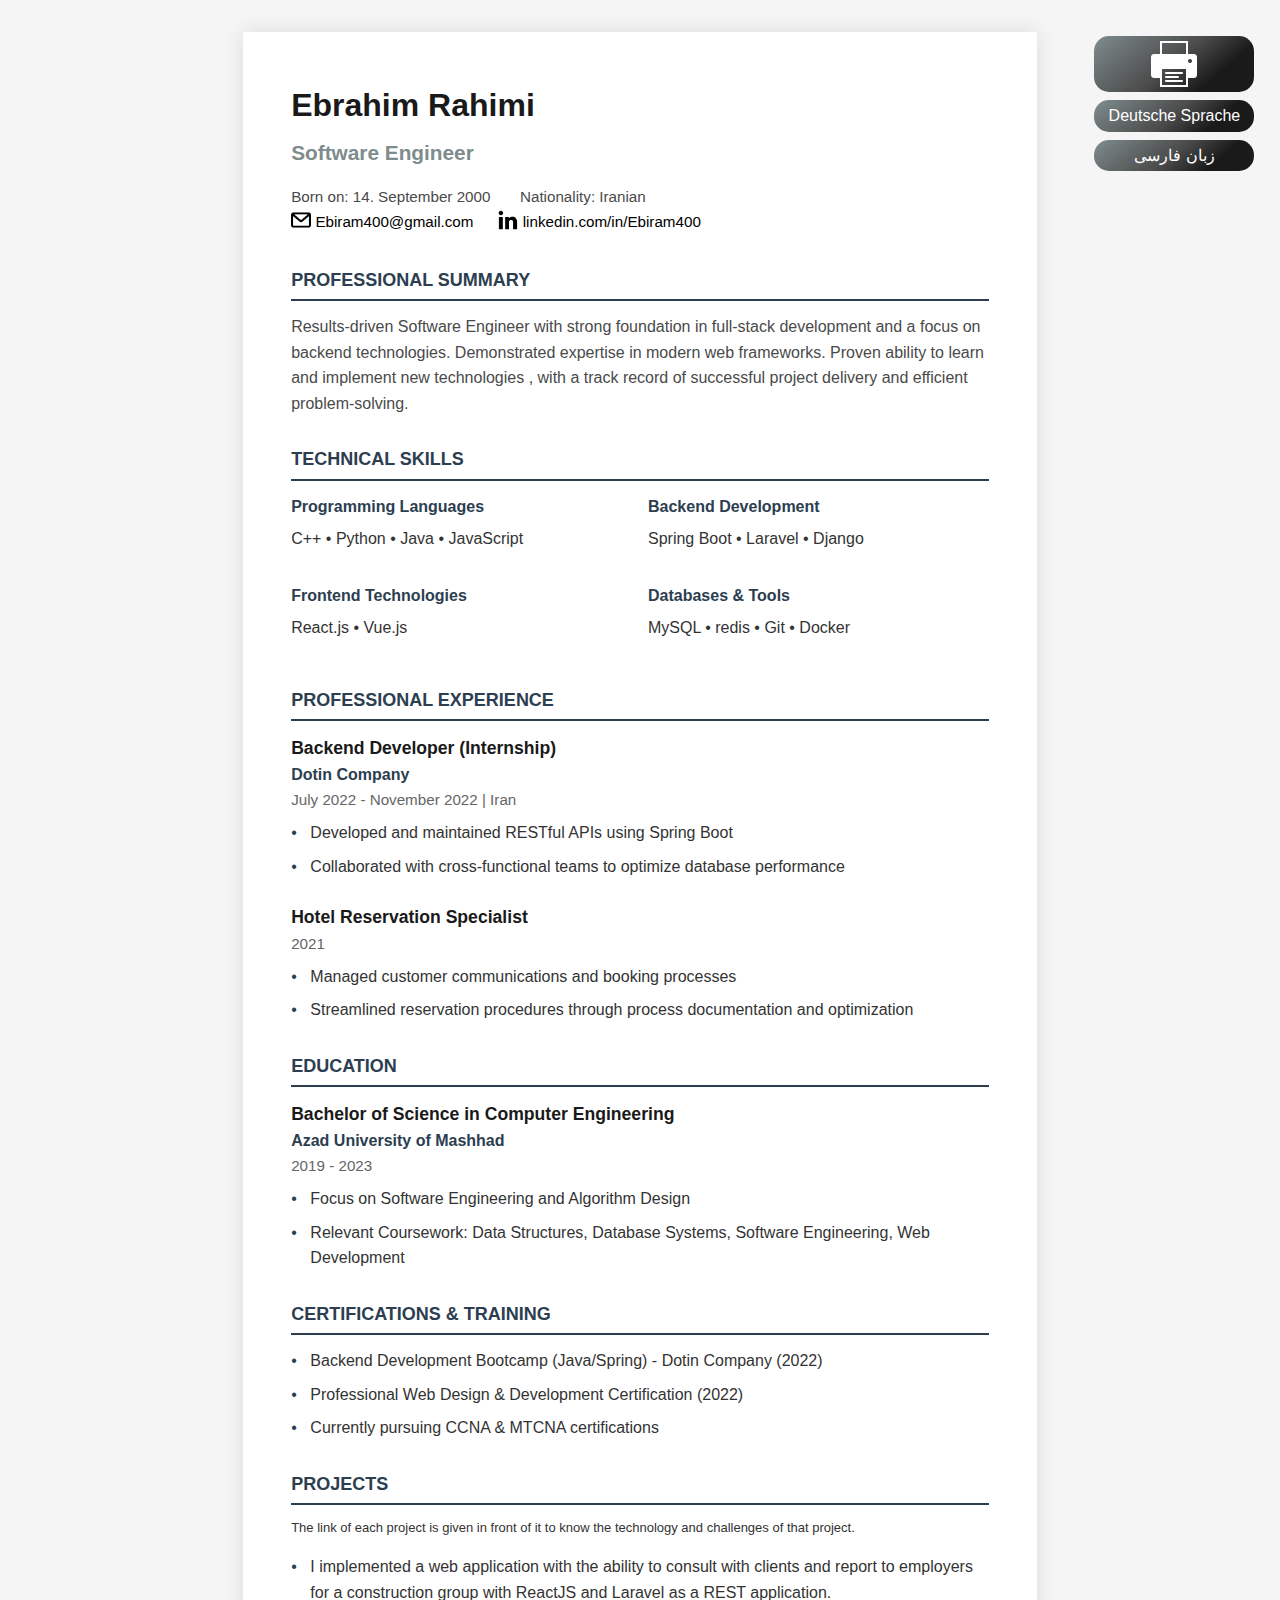
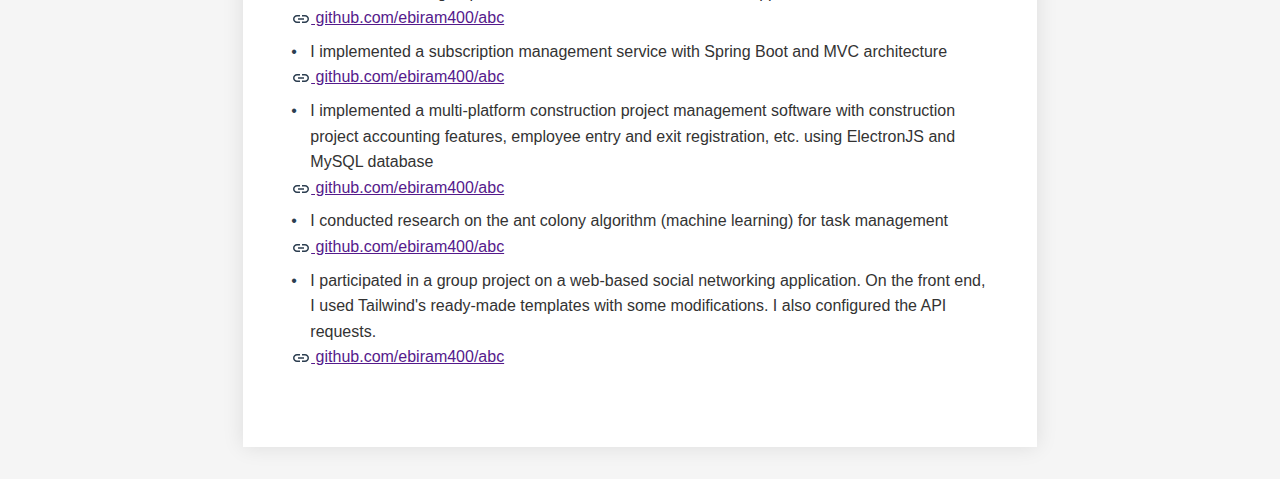
<file: index.html>
<!DOCTYPE html>
<html lang="en">
	<head>
		<meta charset="UTF-8">
		<meta name="viewport" content="width=device-width, initial-scale=1.0">
		<link rel="icon" href="./img/logo.jpg">
		<link rel="stylesheet" href="./css/resume-en.css">
		<link rel="stylesheet" href="./css/buttons.css">
		<title>Ebrahim Rahimi - Software Engineer</title>
	</head>
	<body>
		<div class="buttons">
			<div class="button" id="print"><img class="print" src="./img/print.png" alt="print resume"></div>
			<div class="button" id="de"><span class="large">Deutsche Sprache</span><span class="small">DE</span></div>
			<div class="button" id="fa"><span class="large">زبان فارسی</span><span class="small">fa</span></div>
		</div>
		<div class="container">
			<header class="header">
				<h1 class="name">Ebrahim Rahimi</h1>
				<h2 class="title">Software Engineer</h2>
				<div class="contact-info">
                    <p>Born on: 14. September 2000 &nbsp;&nbsp;&nbsp;&nbsp;&nbsp; <span>Nationality: Iranian</span></p>
                    <div style="display:flex; flex-wrap:wrap; column-gap:25px;">
                        <div>
							<img style="vertical-align:top;" src="./img/mail.png" width="20px" height="20px">
							<a href="mailto:Ebiram400@gmail.com" style="text-decoration:none; color:black;">Ebiram400@gmail.com</a>
						</div>
						<div>
							<img style="vertical-align:top;" src="./img/in.png" width="20px" height="20px">
							<a href="https://linkedin.com/in/Ebiram400" style="text-decoration:none; color:black;">linkedin.com/in/Ebiram400</a>
						</div>
                    </div>
                </div>
			</header>

			<section class="section">
				<h3 class="section-title">Professional Summary</h3>
				<p class="professional-summary">
					Results-driven Software Engineer with strong foundation in full-stack development and a focus on backend technologies. Demonstrated expertise in modern web frameworks. 
                    Proven ability to learn and implement new technologies , with a track record of successful project delivery and efficient problem-solving.
				</p>
			</section>

			<section class="section">
				<h3 class="section-title">Technical Skills</h3>
				<div class="skills-grid">
					<div class="skill-category">
						<h4>Programming Languages</h4>
						<div class="skill-list">
							C++ • Python • Java • JavaScript
						</div>
					</div>
					<div class="skill-category">
						<h4>Backend Development</h4>
						<div class="skill-list">
							Spring Boot • Laravel • Django
						</div>
					</div>
					<div class="skill-category">
						<h4>Frontend Technologies</h4>
						<div class="skill-list">
							React.js • Vue.js
						</div>
					</div>
					<div class="skill-category">
						<h4>Databases & Tools</h4>
						<div class="skill-list">
							MySQL • redis • Git • Docker
						</div>
					</div>
				</div>
			</section>

			<section class="section">
				<h3 class="section-title">Professional Experience</h3>
				<div class="experience-item">
					<div class="experience-header">
						<div class="job-title">Backend Developer (Internship)</div>
						<div class="company-name">Dotin Company</div>
						<div class="date-location">July 2022 - November 2022 | Iran</div>
					</div>
					<ul>
						<li>Developed and maintained RESTful APIs using Spring Boot</li>
						<li>Collaborated with cross-functional teams to optimize database performance</li>
					</ul>
				</div>

				<div class="experience-item">
					<div class="experience-header">
						<div class="job-title">Hotel Reservation Specialist</div>
						<div class="date-location">2021</div>
					</div>
					<ul>
						<li>Managed customer communications and booking processes</li>
						<li>Streamlined reservation procedures through process documentation and optimization</li>
					</ul>
				</div>
			</section>

			<section class="section">
				<h3 class="section-title">Education</h3>
				<div class="experience-item">
					<div class="experience-header">
						<div class="job-title">Bachelor of Science in Computer Engineering</div>
						<div class="company-name">Azad University of Mashhad</div>
						<div class="date-location">2019 - 2023</div>
					</div>
					<ul>
						<li>Focus on Software Engineering and Algorithm Design</li>
						<li>Relevant Coursework: Data Structures, Database Systems, Software Engineering, Web Development</li>
					</ul>
				</div>
			</section>

			<section class="section">
				<h3 class="section-title">Certifications & Training</h3>
				<ul>
					<li>Backend Development Bootcamp (Java/Spring) - Dotin Company (2022)</li>
					<li>Professional Web Design & Development Certification (2022)</li>
					<li>Currently pursuing CCNA & MTCNA certifications</li>
				</ul>
			</section>

			<section class="section">
				<h3 class="section-title">Projects</h3>
				<div class="experience-item">
					<div style="font-size:small; margin-bottom:15px;">The link of each project is given in front of it to know the technology and challenges of that project.</div>
					<ul>
						<li>I implemented a web application with the ability to consult with clients and report to employers for a construction group with ReactJS and Laravel as a REST application.</li> <a href="" ><img src="./img/link.svg" style="vertical-align: middle;"> github.com/ebiram400/abc </a>
						<li>I implemented a subscription management service with Spring Boot and MVC architecture</li><a href="" ><img src="./img/link.svg" style="vertical-align: middle;"> github.com/ebiram400/abc </a>
						<li>I implemented a multi-platform construction project management software with construction project accounting features, employee entry and exit registration, etc. using ElectronJS and MySQL database</li><a href="" ><img src="./img/link.svg" style="vertical-align: middle;"> github.com/ebiram400/abc </a>
						<li>I conducted research on the ant colony algorithm (machine learning) for task management</li><a href="" ><img src="./img/link.svg" style="vertical-align: middle;"> github.com/ebiram400/abc </a>
						<li>I participated in a group project on a web-based social networking application. On the front end, I used Tailwind's ready-made templates with some modifications. I also configured the API requests.</li><a href="" ><img src="./img/link.svg" style="vertical-align: middle;"> github.com/ebiram400/abc </a>
					</ul>
				</div>
			</section>
		</div>
		<script src="./js/buttons.js"></script>
	</body>
</html>
</file>
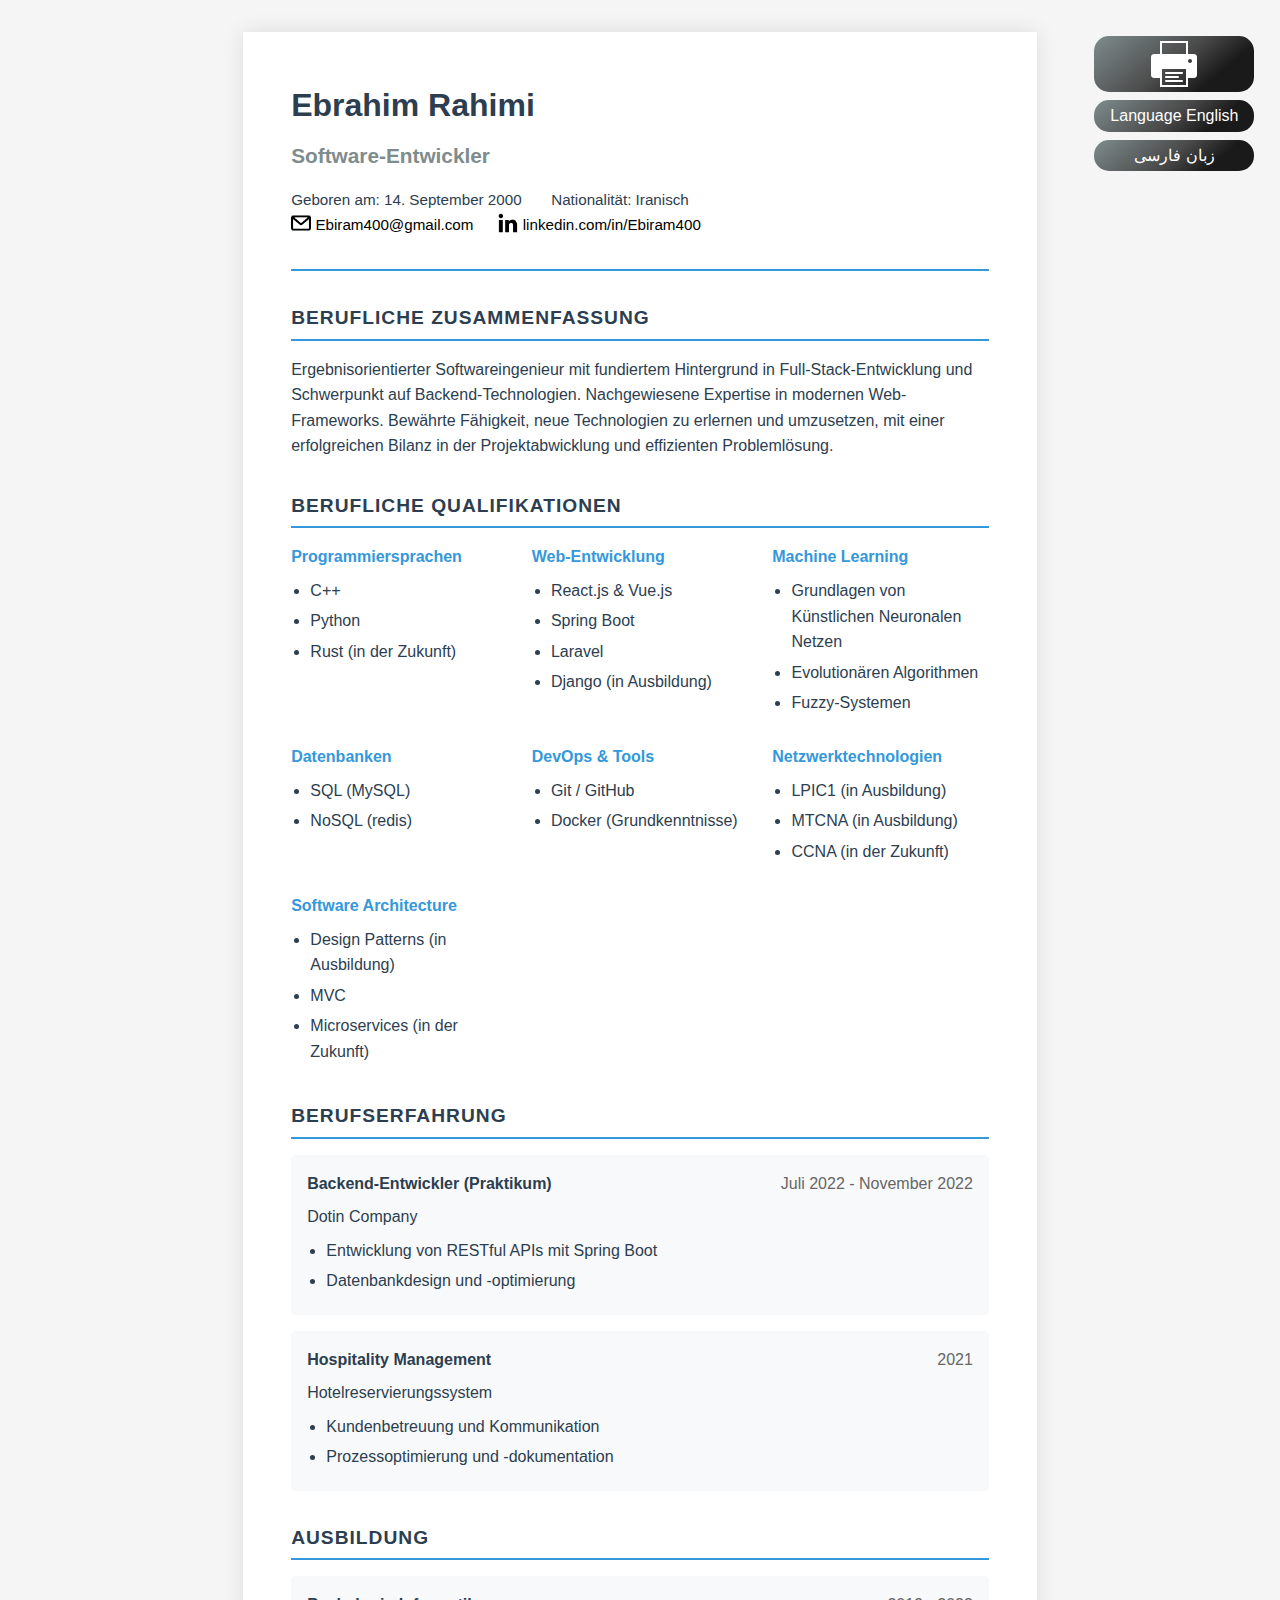
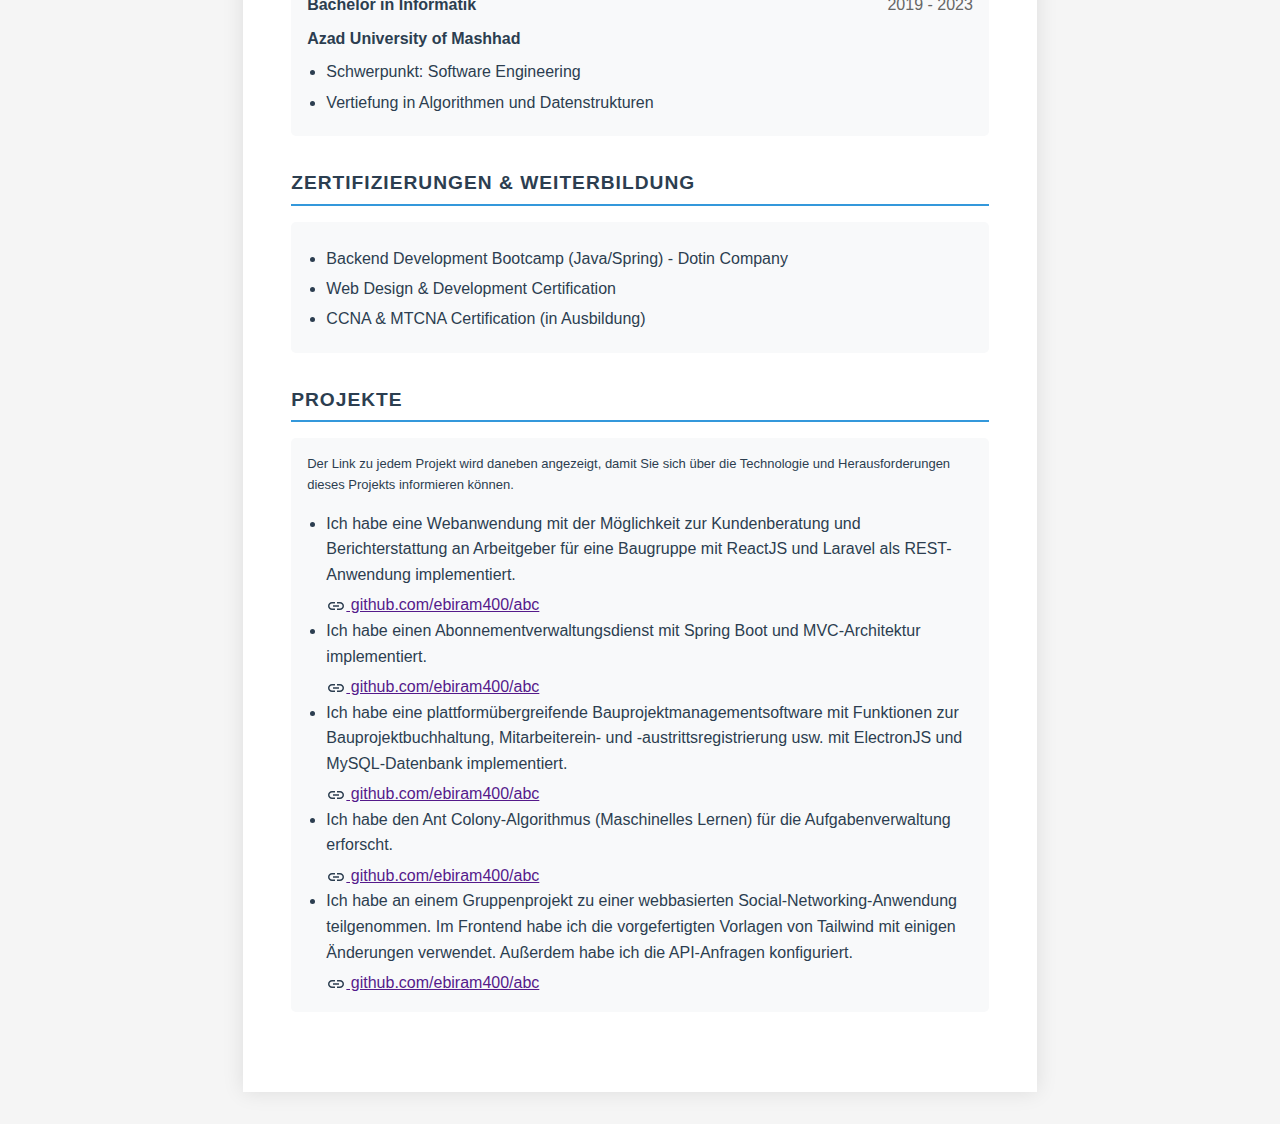
<file: resume-de.html>
<!-- German Resume - Follows formal German CV standards -->
<!DOCTYPE html>
<html lang="de">
<head>
    <meta charset="UTF-8">
    <meta name="viewport" content="width=device-width, initial-scale=1.0">
    <link rel="icon" href="./img/logo.jpg">
    <link rel="stylesheet" href="./css/resume-de.css">
    <link rel="stylesheet" href="./css/buttons.css">
    <title>Lebenslauf - Ebrahim Rahimi</title>
</head>
<body>
    <div class="buttons">
        <div class="button" id="printResume"><img class="print" src="./img/print.png" alt="print resume"></div>
        <div class="button" id="en"><span class="large">Language English</span><span class="small">EN</span></div>
        <div class="button" id="fa"><span class="large">زبان فارسی</span><span class="small">fa</span></div>
    </div>
    <div class="container">
        <header class="header">
            <div class="header-content">
                <h1>Ebrahim Rahimi</h1>
                <h2>Software-Entwickler</h2>
                <div class="contact-info">
                    <p>Geboren am: 14. September 2000 &nbsp;&nbsp;&nbsp;&nbsp;&nbsp; <span>Nationalität: Iranisch</span></p>
                    <div style="display:flex; flex-wrap:wrap; column-gap:25px;">
                        <div>
							<img style="vertical-align:top;" src="./img/mail.png" width="20px" height="20px">
							<a href="mailto:Ebiram400@gmail.com" style="text-decoration:none; color:black;">Ebiram400@gmail.com</a>
						</div>
						<div>
							<img style="vertical-align:top;" src="./img/in.png" width="20px" height="20px">
							<a href="https://linkedin.com/in/Ebiram400" style="text-decoration:none; color:black;">linkedin.com/in/Ebiram400</a>
						</div>
                    </div>
                </div>
            </div>
        </header>

        <section class="section">
            <h3 class="section-title">Berufliche Zusammenfassung</h3>
            <p class="professional-summary">
                Ergebnisorientierter Softwareingenieur mit fundiertem Hintergrund in Full-Stack-Entwicklung und Schwerpunkt auf Backend-Technologien. Nachgewiesene Expertise in modernen Web-Frameworks. 
                Bewährte Fähigkeit, neue Technologien zu erlernen und umzusetzen, mit einer erfolgreichen Bilanz in der Projektabwicklung und effizienten Problemlösung.
            </p>
        </section>

        <section class="section">
            <h3 class="section-title">Berufliche Qualifikationen</h3>
            <div class="skills-grid">
                <div class="skill-category">
                    <h4>Programmiersprachen</h4>
                    <ul>
                        <li>C++</li>
                        <li>Python</li>
                        <li>Rust (in der Zukunft)</li>
                    </ul>
                </div>
                <div class="skill-category">
                    <h4>Web-Entwicklung</h4>
                    <ul>
                        <li>React.js & Vue.js</li>
                        <li>Spring Boot</li>
                        <li>Laravel</li>
                        <li>Django (in Ausbildung)</li>
                    </ul>
                </div>
                <div class="skill-category">
                    <h4>Machine Learning</h4>
                    <ul>
                        <li>Grundlagen von Künstlichen Neuronalen Netzen</li>
                        <li>Evolutionären Algorithmen</li>
                        <li> Fuzzy-Systemen</li>
                    </ul>
                </div>
                <div class="skill-category">
                    <h4>Datenbanken</h4>
                    <ul>
                        <li>SQL (MySQL)</li>
                        <li>NoSQL (redis)</li>
                    </ul>
                </div>
                <div class="skill-category">
                    <h4>DevOps & Tools</h4>
                    <ul>
                        <li>Git / GitHub</li>
                        <li>Docker (Grundkenntnisse)</li>
                    </ul>
                </div>
                <div class="skill-category">
                    <h4>Netzwerktechnologien</h4>
                    <ul>
                        <li>LPIC1 (in Ausbildung)</li>
                        <li>MTCNA (in Ausbildung)</li>
                        <li>CCNA (in der Zukunft)</li>
                    </ul>
                </div>
                <div class="skill-category">
                    <h4>Software Architecture</h4>
                    <ul>
                        <li>Design Patterns (in Ausbildung)</li>
                        <li>MVC</li>
                        <li>Microservices (in der Zukunft)</li>
                    </ul>
                </div>
                
            </div>
        </section>

        <section class="section">
            <h3 class="section-title">Berufserfahrung</h3>
            <div class="experience-item">
                <div class="experience-header">
                    <h4 class="experience-title">Backend-Entwickler (Praktikum)</h4>
                    <span class="date">Juli 2022 - November 2022</span>
                </div>
                <p>Dotin Company</p>
                <ul>
                    <li>Entwicklung von RESTful APIs mit Spring Boot</li>
                    <li>Datenbankdesign und -optimierung</li>
                </ul>
            </div>
            <div class="experience-item">
                <div class="experience-header">
                    <h4 class="experience-title">Hospitality Management</h4>
                    <span class="date">2021</span>
                </div>
                <p>Hotelreservierungssystem</p>
                <ul>
                    <li>Kundenbetreuung und Kommunikation</li>
                    <li>Prozessoptimierung und -dokumentation</li>
                </ul>
            </div>
        </section>

        <section class="section">
            <h3 class="section-title">Ausbildung</h3>
            <div class="experience-item">
                <div class="experience-header">
                    <h4 class="experience-title">Bachelor in Informatik</h4>
                    <span class="date">2019 - 2023</span>
                </div>
                <p><strong>Azad University of Mashhad</strong></p>
                <ul>
                    <li>Schwerpunkt: Software Engineering</li>
                    <li>Vertiefung in Algorithmen und Datenstrukturen</li>
                </ul>
            </div>
        </section>

        <section class="section">
            <h3 class="section-title">Zertifizierungen & Weiterbildung</h3>
            <div class="experience-item">
                <ul>
                    <li>Backend Development Bootcamp (Java/Spring) - Dotin Company</li>
                    <li>Web Design & Development Certification</li>
                    <li>CCNA & MTCNA Certification (in Ausbildung)</li>
                </ul>
            </div>
        </section>

        <section class="section">
            <h3 class="section-title">Projekte</h3>
            <div class="experience-item">
                <div style="font-size:small; margin-bottom:15px;">Der Link zu jedem Projekt wird daneben angezeigt, damit Sie sich über die Technologie und Herausforderungen dieses Projekts informieren können.</div>
                <ul>
                    <li>Ich habe eine Webanwendung mit der Möglichkeit zur Kundenberatung und Berichterstattung an Arbeitgeber für eine Baugruppe mit ReactJS und Laravel als REST-Anwendung implementiert.</li></li><a href="" ><img src="./img/link.svg" style="vertical-align: middle;"> github.com/ebiram400/abc </a>
                    <li>Ich habe einen Abonnementverwaltungsdienst mit Spring Boot und MVC-Architektur implementiert.</li></li><a href="" ><img src="./img/link.svg" style="vertical-align: middle;"> github.com/ebiram400/abc </a>
                    <li>Ich habe eine plattformübergreifende Bauprojektmanagementsoftware mit Funktionen zur Bauprojektbuchhaltung, Mitarbeiterein- und -austrittsregistrierung usw. mit ElectronJS und MySQL-Datenbank implementiert.</li></li><a href="" ><img src="./img/link.svg" style="vertical-align: middle;"> github.com/ebiram400/abc </a>
                    <li>Ich habe den Ant Colony-Algorithmus (Maschinelles Lernen) für die Aufgabenverwaltung erforscht.</li></li><a href="" ><img src="./img/link.svg" style="vertical-align: middle;"> github.com/ebiram400/abc </a>
                    <li>Ich habe an einem Gruppenprojekt zu einer webbasierten Social-Networking-Anwendung teilgenommen. Im Frontend habe ich die vorgefertigten Vorlagen von Tailwind mit einigen Änderungen verwendet. Außerdem habe ich die API-Anfragen konfiguriert.</li></li><a href="" ><img src="./img/link.svg" style="vertical-align: middle;"> github.com/ebiram400/abc </a>
                </ul>
            </div>
        </section>

    </div>
    <script src="./js/buttons.js"></script>
</body>
</file>
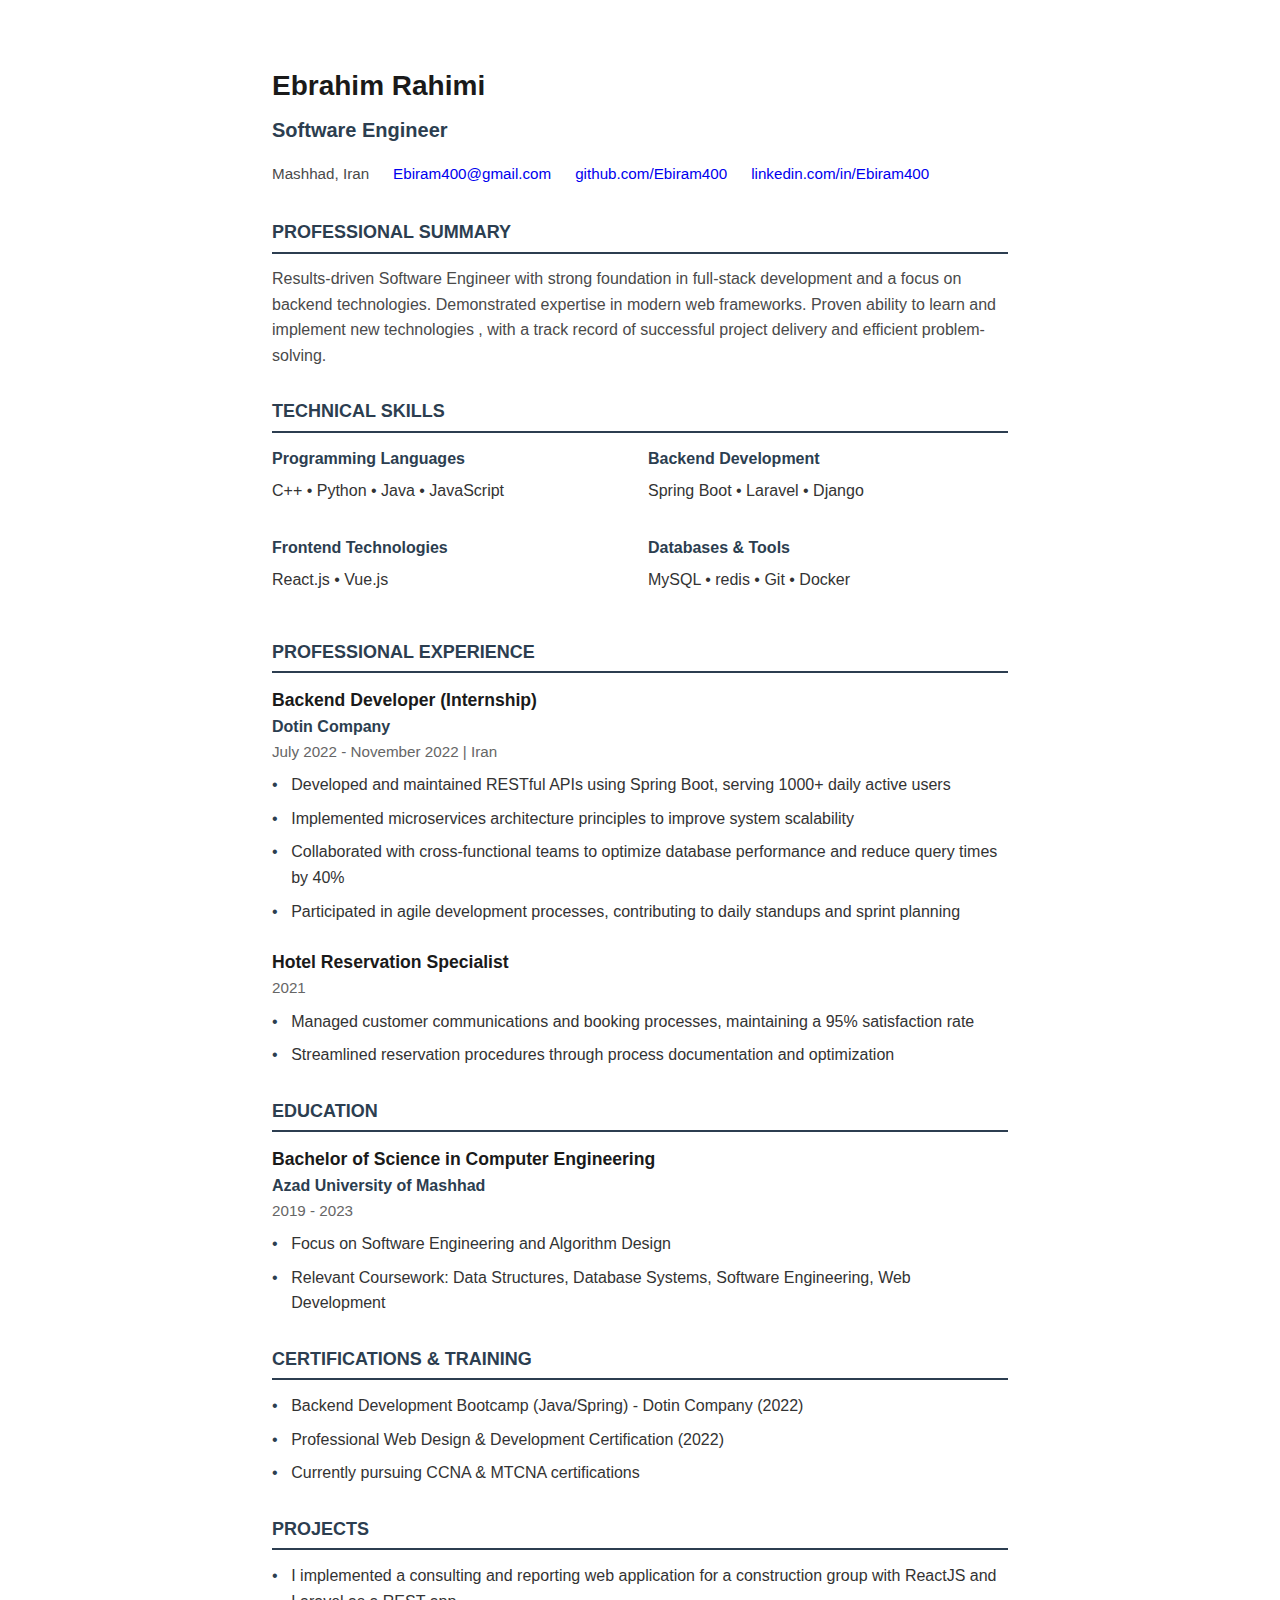
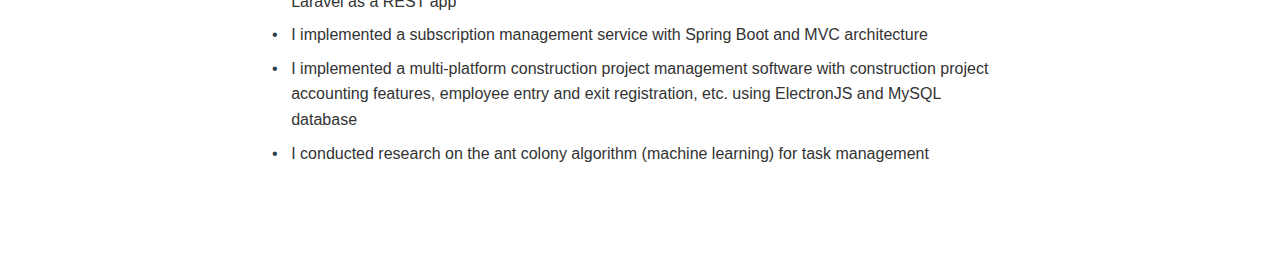
<file: resume-en.html>
<!DOCTYPE html>
<html lang="en">
	<head>
		<meta charset="UTF-8">
		<meta name="viewport" content="width=device-width, initial-scale=1.0">
		<link rel="icon" href="./logo.jpg">
		<link rel="stylesheet" href="./resume-en.css">
		<title>Ebrahim Rahimi - Software Engineer</title>
	</head>
	<body>
		<div class="container">
			<header class="header">
				<h1 class="name">Ebrahim Rahimi</h1>
				<h2 class="title">Software Engineer</h2>
				<div class="contact-info">
					<span>Mashhad, Iran</span>
                    <a href="mailto:Ebiram400@gmail.com" style="text-decoration:none;">Ebiram400@gmail.com</a>
					<a href="https://github.com/Ebiram400" style="text-decoration:none;">github.com/Ebiram400</a>
					<a href="https://linkedin.com/in/Ebiram400" style="text-decoration:none;">linkedin.com/in/Ebiram400</a>
				</div>
			</header>

			<section class="section">
				<h3 class="section-title">Professional Summary</h3>
				<p class="professional-summary">
					Results-driven Software Engineer with strong foundation in full-stack development and a focus on backend technologies. Demonstrated expertise in modern web frameworks. 
                    Proven ability to learn and implement new technologies , with a track record of successful project delivery and efficient problem-solving.
				</p>
			</section>

			<section class="section">
				<h3 class="section-title">Technical Skills</h3>
				<div class="skills-grid">
					<div class="skill-category">
						<h4>Programming Languages</h4>
						<div class="skill-list">
							C++ • Python • Java • JavaScript
						</div>
					</div>
					<div class="skill-category">
						<h4>Backend Development</h4>
						<div class="skill-list">
							Spring Boot • Laravel • Django
						</div>
					</div>
					<div class="skill-category">
						<h4>Frontend Technologies</h4>
						<div class="skill-list">
							React.js • Vue.js
						</div>
					</div>
					<div class="skill-category">
						<h4>Databases & Tools</h4>
						<div class="skill-list">
							MySQL • redis • Git • Docker
						</div>
					</div>
				</div>
			</section>

			<section class="section">
				<h3 class="section-title">Professional Experience</h3>
				<div class="experience-item">
					<div class="experience-header">
						<div class="job-title">Backend Developer (Internship)</div>
						<div class="company-name">Dotin Company</div>
						<div class="date-location">July 2022 - November 2022 | Iran</div>
					</div>
					<ul>
						<li>Developed and maintained RESTful APIs using Spring Boot, serving 1000+ daily active users</li>
						<li>Implemented microservices architecture principles to improve system scalability</li>
						<li>Collaborated with cross-functional teams to optimize database performance and reduce query times by 40%</li>
						<li>Participated in agile development processes, contributing to daily standups and sprint planning</li>
					</ul>
				</div>

				<div class="experience-item">
					<div class="experience-header">
						<div class="job-title">Hotel Reservation Specialist</div>
						<div class="date-location">2021</div>
					</div>
					<ul>
						<li>Managed customer communications and booking processes, maintaining a 95% satisfaction rate</li>
						<li>Streamlined reservation procedures through process documentation and optimization</li>
					</ul>
				</div>
			</section>

			<section class="section">
				<h3 class="section-title">Education</h3>
				<div class="experience-item">
					<div class="experience-header">
						<div class="job-title">Bachelor of Science in Computer Engineering</div>
						<div class="company-name">Azad University of Mashhad</div>
						<div class="date-location">2019 - 2023</div>
					</div>
					<ul>
						<li>Focus on Software Engineering and Algorithm Design</li>
						<li>Relevant Coursework: Data Structures, Database Systems, Software Engineering, Web Development</li>
					</ul>
				</div>
			</section>

			<section class="section">
				<h3 class="section-title">Certifications & Training</h3>
				<ul>
					<li>Backend Development Bootcamp (Java/Spring) - Dotin Company (2022)</li>
					<li>Professional Web Design & Development Certification (2022)</li>
					<li>Currently pursuing CCNA & MTCNA certifications</li>
				</ul>
			</section>

			<section class="section">
				<h3 class="section-title">Projects</h3>
				<div class="experience-item">
					<ul>
						<li>I implemented a consulting and reporting web application for a construction group with ReactJS and Laravel as a REST app</li>
						<li>I implemented a subscription management service with Spring Boot and MVC architecture</li>
						<li>I implemented a multi-platform construction project management software with construction project accounting features, employee entry and exit registration, etc. using ElectronJS and MySQL database</li>
						<li>I conducted research on the ant colony algorithm (machine learning) for task management</li>
					</ul>
				</div>
			</section>
		</div>
	</body>
</html>
</file>
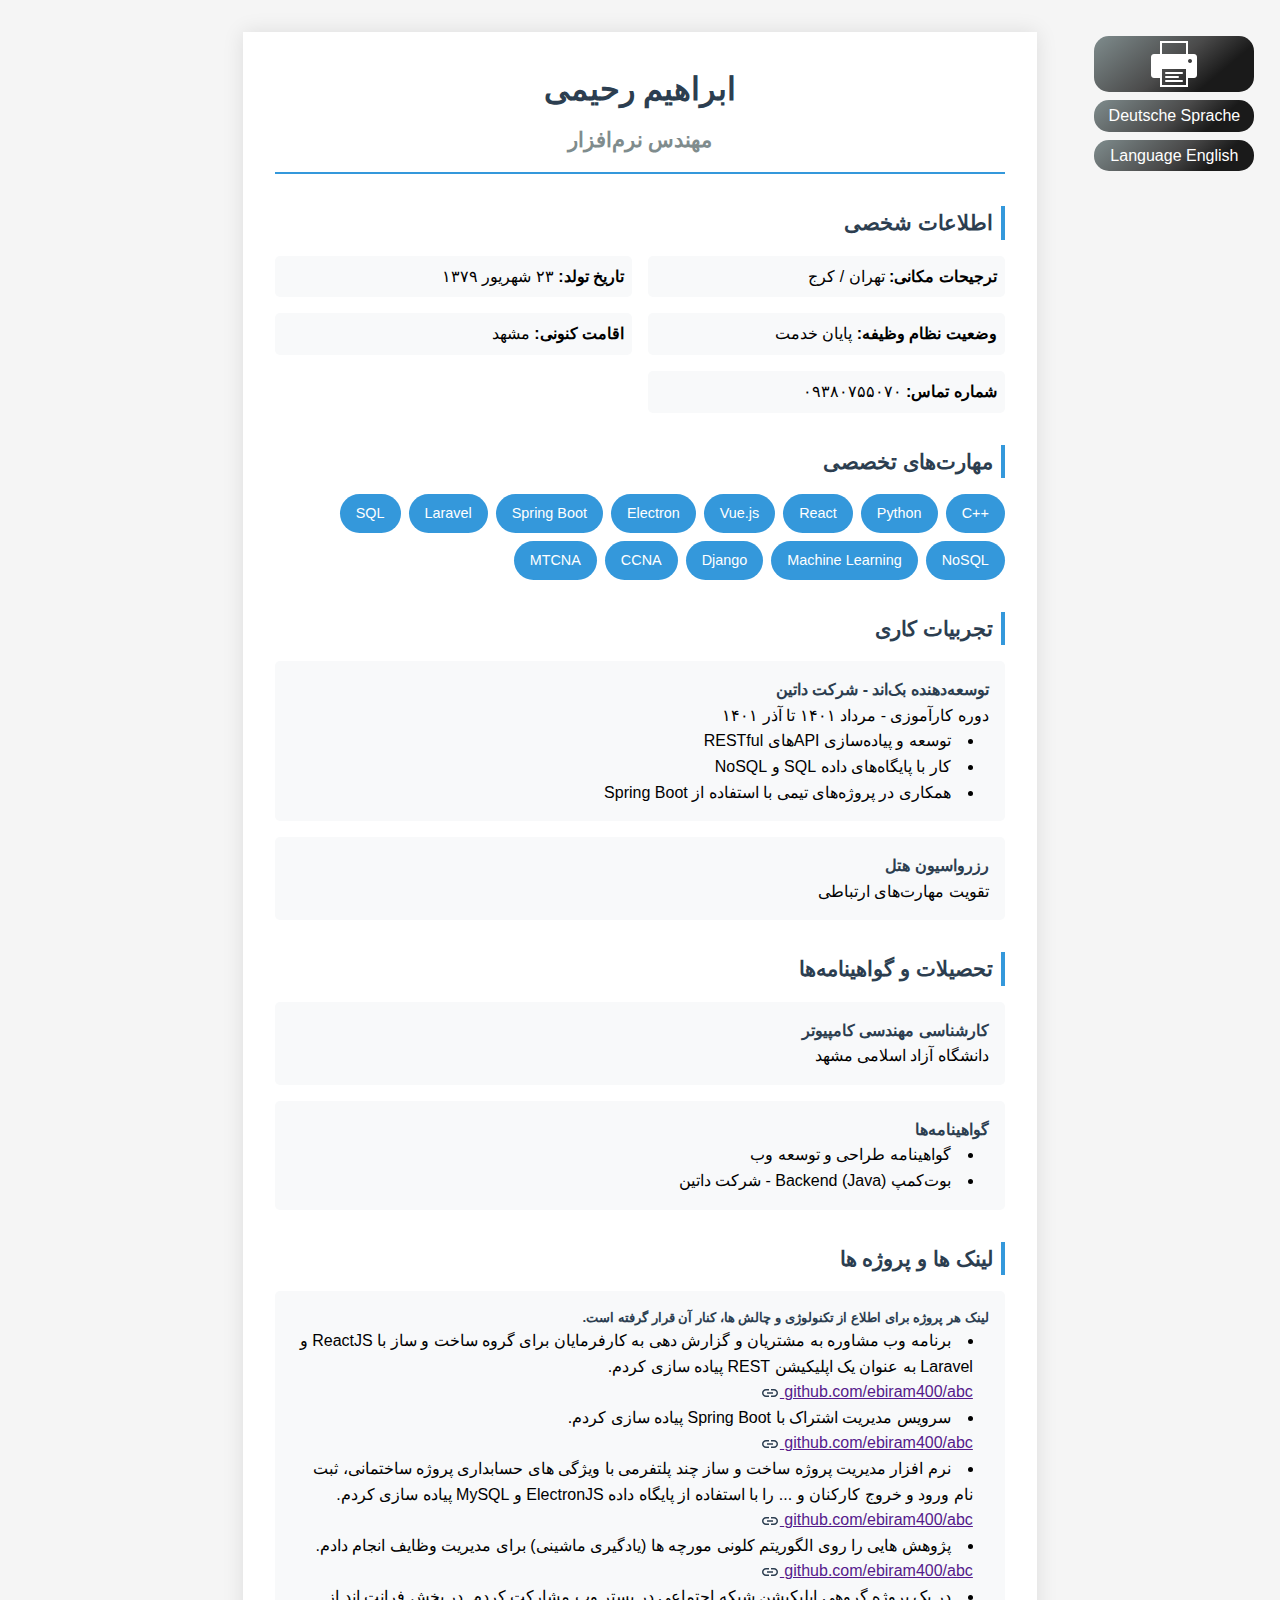
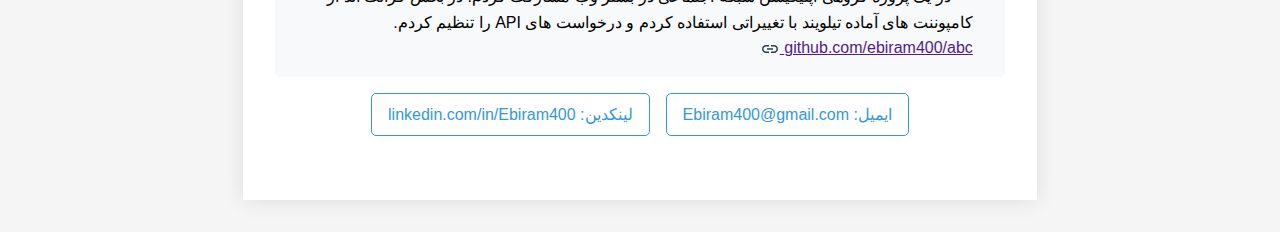
<file: resume-fa.html>
<!-- Persian Resume (resume-fa.html) -->
<!DOCTYPE html>
<html lang="fa" dir="rtl">
<head>
    <meta charset="UTF-8">
    <meta name="viewport" content="width=device-width, initial-scale=1.0">
    <link rel="icon" href="./logo.jpg">
    <link rel="stylesheet" href="./css/resume-fa.css">
    <link rel="stylesheet" href="./css/buttons.css">
    <title>رزومه ابراهیم رحیمی</title>
</head>
<body>
    <div class="buttons">
        <div class="button" id="printResume"><img class="print" src="./img/print.png" alt="print resume"></div>
        <div class="button" id="de"><span class="large">Deutsche Sprache</span><span class="small">DE</span></div>
        <div class="button" id="en"><span class="large">Language English</span><span class="small">EN</span></div>
    </div>
    <div class="container">
        <header class="header">
            <h1 class="name">ابراهیم رحیمی</h1>
            <h2 class="title">مهندس نرم‌افزار</h2>
        </header>

        <section class="section">
            <h3 class="section-title">اطلاعات شخصی</h3>
            <div class="info-grid">
                <div class="info-item">
                    <strong>ترجیحات مکانی:</strong> تهران / کرج
                </div>
                <div class="info-item">
                    <strong>تاریخ تولد:</strong> ۲۳ شهریور ۱۳۷۹
                </div>
                <div class="info-item">
                    <strong>وضعیت نظام وظیفه:</strong> پایان خدمت
                </div>
                <div class="info-item">
                    <strong>اقامت کنونی:</strong> مشهد
                </div>
                <div class="info-item">
                    <strong>شماره تماس:</strong> ۰۹۳۸۰۷۵۵۰۷۰
                </div>
            </div>
        </section>

        <section class="section">
            <h3 class="section-title">مهارت‌های تخصصی</h3>
            <div class="skills-container">
                <span class="skill-tag">++C</span>
                <span class="skill-tag">Python</span>
                <span class="skill-tag">React</span>
                <span class="skill-tag">Vue.js</span>
                <span class="skill-tag">Electron</span>
                <span class="skill-tag">Spring Boot</span>
                <span class="skill-tag">Laravel</span>
                <span class="skill-tag">SQL</span>
                <span class="skill-tag">NoSQL</span>
                <span class="skill-tag">Machine Learning</span>
                <span class="skill-tag">Django</span>
                <span class="skill-tag">CCNA</span>
                <span class="skill-tag">MTCNA</span>
            </div>
        </section>

        <section class="section">
            <h3 class="section-title">تجربیات کاری</h3>
            <div class="experience-item">
                <h4 class="experience-title">توسعه‌دهنده بک‌اند - شرکت داتین</h4>
                <p>دوره کارآموزی - مرداد ۱۴۰۱ تا آذر ۱۴۰۱</p>
                <ul>
                    <li>توسعه و پیاده‌سازی API‌های RESTful</li>
                    <li>کار با پایگاه‌های داده SQL و NoSQL</li>
                    <li>همکاری در پروژه‌های تیمی با استفاده از Spring Boot</li>
                </ul>
            </div>
            <div class="experience-item">
                <h4 class="experience-title">رزرواسیون هتل</h4>
                <p>تقویت مهارت‌های ارتباطی </p>
            </div>
        </section>

        <section class="section">
            <h3 class="section-title">تحصیلات و گواهینامه‌ها</h3>
            <div class="experience-item">
                <h4 class="experience-title">کارشناسی مهندسی کامپیوتر</h4>
                <p>دانشگاه آزاد اسلامی مشهد</p>
            </div>
            <div class="experience-item">
                <h4 class="experience-title">گواهینامه‌ها</h4>
                <ul>
                    <li>گواهینامه طراحی و توسعه وب</li>
                    <li> بوت‌کمپ Backend (Java) - شرکت داتین</li>
                </ul>
            </div>
        </section>

        <section class="section">
            <h3 class="section-title">لینک ها و پروژه ها</h3>
            <div class="experience-item">
                <h5 class="experience-title">لینک هر پروژه برای اطلاع از تکنولوژی و چالش ها، کنار آن قرار گرفته است.</h5>
                <ul>
                    <li> برنامه وب مشاوره به مشتریان و گزارش دهی به کارفرمایان برای گروه ساخت و ساز با ReactJS و Laravel به عنوان یک اپلیکیشن REST پیاده سازی کردم.</li><a href="">github.com/ebiram400/abc <img src="./img/link.svg" style="vertical-align: middle;"></a>
                    <li> سرویس مدیریت اشتراک با Spring Boot پیاده سازی کردم.</li><a href="">github.com/ebiram400/abc <img src="./img/link.svg" style="vertical-align: middle;"></a>
                    <li>نرم افزار مدیریت پروژه ساخت و ساز چند پلتفرمی با ویژگی های حسابداری پروژه ساختمانی، ثبت نام ورود و خروج کارکنان و ... را با استفاده از پایگاه داده ElectronJS و MySQL پیاده سازی کردم.</li><a href="" >github.com/ebiram400/abc <img src="./img/link.svg" style="vertical-align: middle;"></a>
                    <li>پژوهش هایی را روی الگوریتم کلونی مورچه ها (یادگیری ماشینی) برای مدیریت وظایف انجام دادم.</li><a href="" >github.com/ebiram400/abc <img src="./img/link.svg" style="vertical-align: middle;"></a>
                    <li>در یک پروژه گروهی اپلیکیشن شبکه اجتماعی در بستر وب مشارکت کردم. در بخش فرانت اند از کامپوننت های آماده تیلویند با تغییراتی استفاده کردم و درخواست های API را تنظیم کردم.</li><a href="" >github.com/ebiram400/abc <img src="./img/link.svg" style="vertical-align: middle;"></a>
                </ul>
            </div>
            <div class="links">
                <a href="mailto:Ebiram400@gmail.com">ایمیل: Ebiram400@gmail.com</a>
                <a href="https://linkedin.com/in/Ebiram400">لینکدین: linkedin.com/in/Ebiram400</a>
            </div>
        </section>
    </div>
    <script src="./js/buttons.js"></script>
</body>
</html>
</file>
<file: css/resume-en.css>
* {
    margin: 0;
    padding: 0;
    box-sizing: border-box;
    font-family: 'Calibri', 'Arial', sans-serif;
}

body {
    background-color: #f5f5f5;
    color: #333333;
    line-height: 1.6;
    font-size: 16px;
}

.container {
    max-width: 210mm;
    margin: 2rem auto;
    padding: 3rem;
    background: white;
    box-shadow: 0 0 20px rgba(0,0,0,0.1);
}

.header {
    margin-bottom: 2rem;
}

.name {
    font-size: 2rem;
    color: #1a1a1a;
    margin-bottom: 0.3rem;
    font-weight: bold;
}

.title {
    font-size: 1.3rem;
    color: #7f8c8d;
    margin-bottom: 1rem;
}

.contact-info {
    display: flex;
    flex-wrap: wrap;
    font-size: 0.95rem;
    color: #4a4a4a;
}

.section {
    margin-bottom: 1.8rem;
}

.section-title {
    font-size: 18px;
    color: #2c3e50;
    margin-bottom: 0.8rem;
    padding-bottom: 0.3rem;
    border-bottom: 2px solid #2c3e50;
    text-transform: uppercase;
    font-weight: bold;
}

.professional-summary {
    margin-bottom: 1.5rem;
    color: #4a4a4a;
    line-height: 1.6;
}

.skills-grid {
    display: grid;
    grid-template-columns: repeat(2, 1fr);
    gap: 1rem;
    margin-bottom: 1rem;
}

.skill-category {
    margin-bottom: 1rem;
}

.skill-category h4 {
    color: #2c3e50;
    margin-bottom: 0.4rem;
    font-weight: bold;
}

.skill-list {
    display: flex;
    flex-wrap: wrap;
    gap: 0.5rem;
}

.experience-item {
    margin-bottom: 1.5rem;
}

.experience-header {
    margin-bottom: 0.5rem;
}

.job-title {
    font-weight: bold;
    color: #1a1a1a;
    font-size: 1.1rem;
}

.company-name {
    color: #2c3e50;
    font-weight: 600;
}

.date-location {
    color: #666;
    font-size: 0.95rem;
    margin-bottom: 0.5rem;
}

ul {
    list-style-type: none;
    margin-left: 0;
}

li {
    margin-top: 0.5rem;
    position: relative;
    padding-left: 1.2rem;
}

li:before {
    content: "•";
    position: absolute;
    left: 0;
    color: #2c3e50;
}

.links {
    margin-top: 1rem;
}

.links a {
    color: #2c3e50;
    text-decoration: none;
    margin-right: 1.5rem;
}

@media print {
    .container {
        margin: 0;
        padding: 1rem;
    }

    body {
        background: white;
    }
}

@media(max-width: 768px) {
    .container {
        margin: 0.5rem;
        padding: 1rem;
    }

    .skills-grid {
        grid-template-columns: 1fr;
    }

    .contact-info {
        flex-direction: column;
        gap: 0.5rem;
    }
}
</file>
<file: css/buttons.css>
.buttons {
    width: 160px;
    height: max-content;
    display: flex;
    flex-direction: column;
    justify-content: center;
    align-items: center;
    position: absolute;
    top: 2rem;
    right: 2%;
}

.print {
    vertical-align: middle;
}

.button {
    background:  linear-gradient(140deg, #7f8c8d 0%, #4a4a4a 50%, #1a1a1a 75%);;
    margin: .25rem;
    padding: 3px;
    border-radius: 15px;
    width: 100%;
    height: fit-content;
    text-align: center;
    color: #fff;
    cursor: pointer;
}

.small {
    display: none;
}

.large {
    display: block;
}

@media screen and (max-width:765px) {
    .buttons {
        width: 30px;
        top: 8px;
        right: 12px;
    }

    .print {
        width: 20px;
    }

    .large {
        display: none;
    }

    .small {
        display: block;
    }
}
</file>
<file: css/resume-de.css>
* {
    margin: 0;
    padding: 0;
    box-sizing: border-box;
    font-family: 'Calibri', 'Arial', sans-serif;
}

body {
    background-color: #f5f5f5;
    color: #2c3e50;
    line-height: 1.6;
}

.container {
    max-width: 210mm;
    margin: 2rem auto;
    background: white;
    padding: 3rem;
    box-shadow: 0 0 20px rgba(0,0,0,0.1);
}

.header {
    display: grid;
    grid-template-columns: auto 1fr;
    gap: 2rem;
    margin-bottom: 2rem;
    border-bottom: 2px solid #3498db;
    padding-bottom: 2rem;
}

.header-content h1 {
    font-size: 2rem;
    margin-bottom: 0.5rem;
    color: #2c3e50;
}

.header-content h2 {
    font-size: 1.3rem;
    color: #7f8c8d;
    margin-bottom: 1rem;
}

.contact-info {
    font-size: 0.95rem;
}

.section {
    margin-bottom: 2rem;
}

.section-title {
    color: #2c3e50;
    text-transform: uppercase;
    letter-spacing: 1px;
    border-bottom: 2px solid #3498db;
    margin-bottom: 1rem;
    padding-bottom: 0.3rem;
    font-size: 1.2rem;
}

.experience-item {
    margin-bottom: 1rem;
    padding: 1rem;
    background: #f8f9fa;
    border-radius: 5px;
}

.experience-header {
    display: flex;
    justify-content: space-between;
    margin-bottom: 0.5rem;
    flex-wrap: wrap;
}

.experience-title {
    color: #2c3e50;
}

.date {
    color: #666;
}

.skills-grid {
    display: grid;
    grid-template-columns: repeat(auto-fit, minmax(200px, 1fr));
    gap: 1.5rem;
}

.skill-category h4 {
    color: #3498db;
    margin-bottom: 0.5rem;
    font-size: 1rem;
}

ul {
    list-style-type: disc;
    margin-left: 1.2rem;
    margin-top: 0.5rem;
}

li {
    margin-bottom: 0.3rem;
}

@media (max-width: 768px) {
    .container {
        margin: 1rem;
        padding: 1.5rem;
    }
    
    .header {
        grid-template-columns: 1fr;
    }

    .experience-header {
        flex-direction: column;
        gap: 0.3rem;
    }
}
</file>
<file: resume-en.css>
* {
    margin: 0;
    padding: 0;
    box-sizing: border-box;
    font-family: 'Calibri', 'Arial', sans-serif;
}

body {
    background-color: #ffffff;
    color: #333333;
    line-height: 1.6;
    font-size: 16px;
}

.container {
    max-width: 800px;
    margin: 2rem auto;
    padding: 2rem;
    background: white;
}

.header {
    margin-bottom: 2rem;
}

.name {
    font-size: 28px;
    color: #1a1a1a;
    margin-bottom: 0.3rem;
    font-weight: bold;
}

.title {
    font-size: 20px;
    color: #2c3e50;
    margin-bottom: 1rem;
}

.contact-info {
    display: flex;
    flex-wrap: wrap;
    gap: 1.5rem;
    font-size: 0.95rem;
    color: #4a4a4a;
}

.section {
    margin-bottom: 1.8rem;
}

.section-title {
    font-size: 18px;
    color: #2c3e50;
    margin-bottom: 0.8rem;
    padding-bottom: 0.3rem;
    border-bottom: 2px solid #2c3e50;
    text-transform: uppercase;
    font-weight: bold;
}

.professional-summary {
    margin-bottom: 1.5rem;
    color: #4a4a4a;
    line-height: 1.6;
}

.skills-grid {
    display: grid;
    grid-template-columns: repeat(2, 1fr);
    gap: 1rem;
    margin-bottom: 1rem;
}

.skill-category {
    margin-bottom: 1rem;
}

.skill-category h4 {
    color: #2c3e50;
    margin-bottom: 0.4rem;
    font-weight: bold;
}

.skill-list {
    display: flex;
    flex-wrap: wrap;
    gap: 0.5rem;
}

.experience-item {
    margin-bottom: 1.5rem;
}

.experience-header {
    margin-bottom: 0.5rem;
}

.job-title {
    font-weight: bold;
    color: #1a1a1a;
    font-size: 1.1rem;
}

.company-name {
    color: #2c3e50;
    font-weight: 600;
}

.date-location {
    color: #666;
    font-size: 0.95rem;
    margin-bottom: 0.5rem;
}

ul {
    list-style-type: none;
    margin-left: 0;
}

li {
    margin-bottom: 0.5rem;
    position: relative;
    padding-left: 1.2rem;
}

li:before {
    content: "•";
    position: absolute;
    left: 0;
    color: #2c3e50;
}

.links {
    margin-top: 1rem;
}

.links a {
    color: #2c3e50;
    text-decoration: none;
    margin-right: 1.5rem;
}

@media print {
    .container {
        margin: 0;
        padding: 1rem;
    }

    body {
        background: white;
    }
}

@media(max-width: 768px) {
    .container {
        margin: 0.5rem;
        padding: 1rem;
    }

    .skills-grid {
        grid-template-columns: 1fr;
    }

    .contact-info {
        flex-direction: column;
        gap: 0.5rem;
    }
}
</file>
<file: css/resume-fa.css>
* {
    margin: 0;
    padding: 0;
    box-sizing: border-box;
    font-family: 'Calibri', 'Arial', sans-serif;
}

body {
    background-color: #f5f5f5;
    line-height: 1.6;
}

.container {
    max-width: 210mm;
    margin: 2rem auto;
    background: white;
    padding: 2rem;
    box-shadow: 0 0 20px rgba(0,0,0,0.1);
}

.header {
    text-align: center;
    margin-bottom: 2rem;
    border-bottom: 2px solid #3498db;
    padding-bottom: 1rem;
}

.name {
    font-size: 2rem;
    color: #2c3e50;
    margin-bottom: 0.5rem;
}

.title {
    font-size: 1.3rem;
    color: #7f8c8d;
}

.section {
    margin-bottom: 2rem;
}

.section-title {
    font-size: 1.3rem;
    color: #2c3e50;
    border-right: 4px solid #3498db;
    padding-right: 0.5rem;
    margin-bottom: 1rem;
}

.info-grid {
    display: grid;
    grid-template-columns: repeat(auto-fit, minmax(250px, 1fr));
    gap: 1rem;
}

.info-item {
    padding: 0.5rem;
    background: #f8f9fa;
    border-radius: 5px;
}

.skills-container {
    display: flex;
    flex-wrap: wrap;
    gap: 0.5rem;
}

.skill-tag {
    background: #3498db;
    color: white;
    padding: 0.5rem 1rem;
    border-radius: 20px;
    font-size: 0.9rem;
}

.experience-item {
    margin-bottom: 1rem;
    padding: 1rem;
    background: #f8f9fa;
    border-radius: 5px;
}

.experience-title {
    font-weight: bold;
    color: #2c3e50;
}

.links {
    display: flex;
    gap: 1rem;
    justify-content: center;
}

.links a {
    color: #3498db;
    text-decoration: none;
    padding: 0.5rem 1rem;
    border: 1px solid #3498db;
    border-radius: 5px;
    transition: all 0.3s;
    text-align: center;
}

.links a:hover {
    background: #3498db;
    color: white;
}

@media screen and (max-width:726px) {
    .links a {
        font-size: 12px;
    }

    .links {
        flex-direction: column;
    }
}

ul {
    list-style-position: inside;
    padding-right: 1rem;
}

@media (max-width: 768px) {
    .container {
        margin: 1rem;
        padding: 1rem;
    }
    
    .name {
        font-size: 2rem;
    }

    .info-grid {
        grid-template-columns: 1fr;
    }
}
</file>
